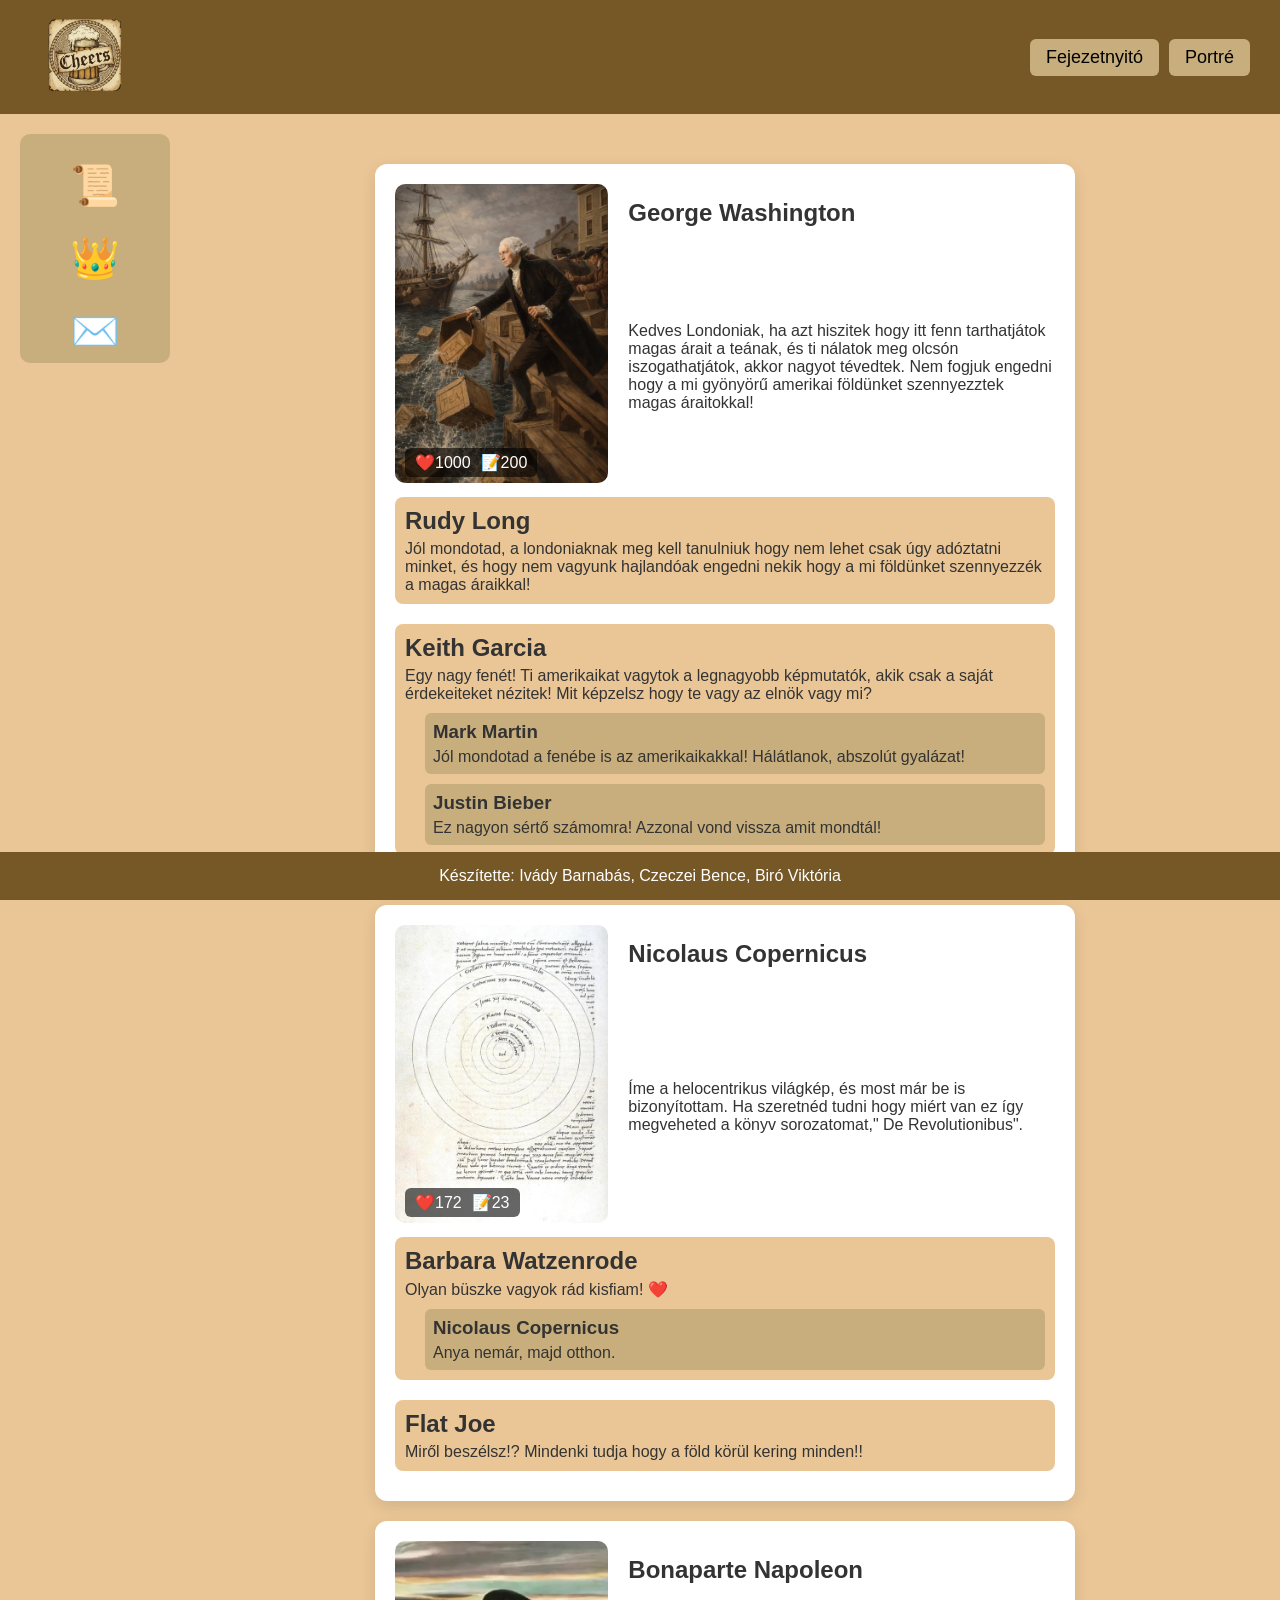
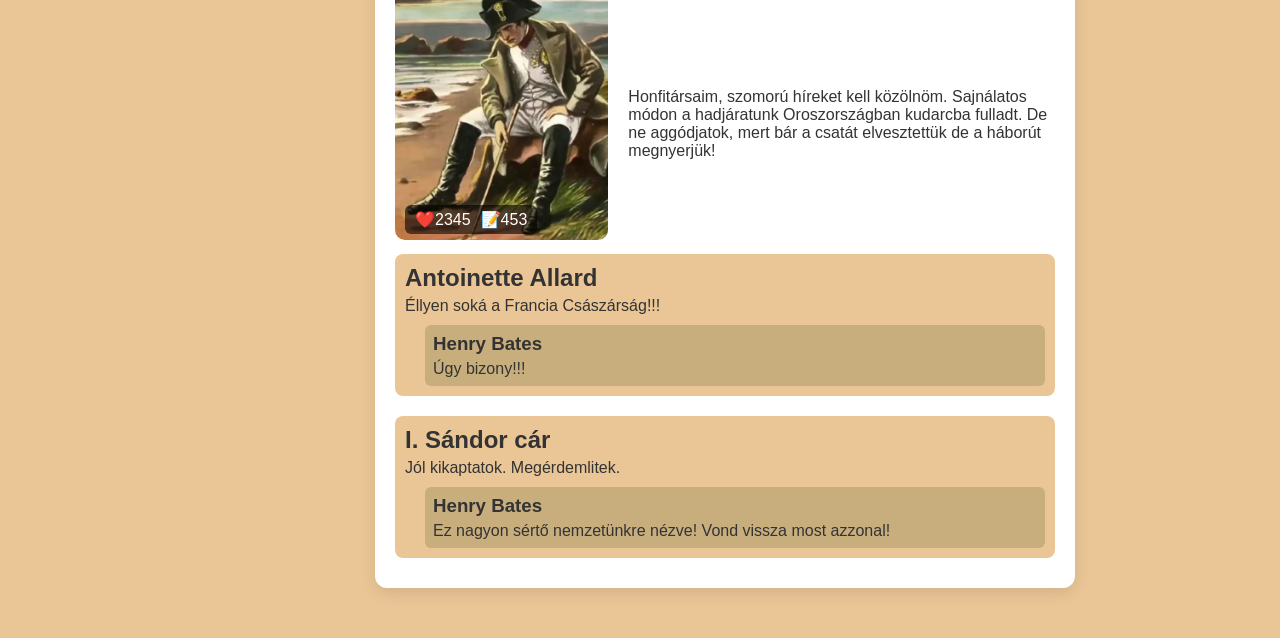
<file: index.html>
<!DOCTYPE html>
<html lang="hu">
<head>
    <meta charset="UTF-8">
    <meta name="viewport" content="width=device-width, initial-scale=1.0">
    <link rel="stylesheet" href="formazas.css">
    <link rel="stylesheet" href="elrendezes.css">
    <link rel="stylesheet" href="profil.css">
    <link rel="icon" type="image/x-icon" href="kepek/cheers_icon.webp">
    <title>Cheers - Fejezetnyitó</title>
</head>
<body>
    <header>
        <div class="logo"><img src="kepek/cheers_icon.webp" alt="icon"></div>
    <nav>
        <a href="index.html">Fejezetnyitó</a>
        <a href="profilok.html">Portré</a>
    </nav>
    </header>
    <main>
        <aside>
            <nav>
                <a href="index.html">📜</a>
                <a href="profilok.html">👑</a>
                <a href="#">✉️</a>
            </nav>
        </aside>
        <article>
            <section class="posztok">
            <div class="poszt">
                <a href="George.html">
                 
                <div class="posztinfo">
                    <div class="posztkep">
                        <img src="kepek/George_post.webp" alt="">
                        <div class="posztkepinfo">
                            <p>❤️1000</p>
                            <p>📝200</p>
                        </div>
                    </div>
                    <div class="posztleiras">
                        <h2>George Washington</h2>
                        <p>Kedves Londoniak, ha azt hiszitek hogy itt fenn tarthatjátok magas árait a teának, és ti nálatok meg olcsón iszogathatjátok, akkor nagyot tévedtek. Nem fogjuk engedni hogy a mi gyönyörű amerikai földünket szennyezztek magas áraitokkal!</p>
                    </div>
                </div>
            <div class="kommentek">
            <div class="komment">
                <h2>Rudy Long</h2>
                <p>Jól mondotad, a londoniaknak meg kell tanulniuk hogy nem lehet csak úgy adóztatni minket, és hogy nem vagyunk hajlandóak engedni nekik hogy a mi földünket szennyezzék a magas áraikkal!</p>
            </div>
            <div class="komment">
                <h2>Keith Garcia</h2>
                <p>Egy nagy fenét! Ti amerikaikat vagytok a legnagyobb képmutatók, akik csak a saját érdekeiteket nézitek! Mit képzelsz hogy te vagy az elnök vagy mi?</p>
                <div class="valasz">
                    <h3>Mark Martin</h3>
                    <p>Jól mondotad a fenébe is az amerikaikakkal! Hálátlanok, abszolút gyalázat!</p>
                </div>
                <div class="valasz">
                    <h3>Justin Bieber</h3>
                    <p>Ez nagyon sértő számomra! Azzonal vond vissza amit mondtál!</p>
                </div>
            </div>
            </div>
            </a>
            </div>
            <div class="poszt">
                <a href="Kopernikusz.html">
                <div class="posztinfo">
                    <div class="posztkep">
                        <img src="kepek/Kopernikusz_post.webp" alt="">
                        <div class="posztkepinfo">
                            <p>❤️172</p>
                            <p>📝23</p>
                        </div>
                    </div>
                    <div class="posztleiras">
                        <h2>Nicolaus Copernicus</h2>
                        <p>Íme a helocentrikus világkép, és most már be is bizonyítottam. Ha szeretnéd tudni hogy miért van ez így megveheted a könyv sorozatomat," De Revolutionibus". </p>
                    </div>
                </div>
            <div class="kommentek">
            <div class="komment">
                <h2>Barbara Watzenrode</h2>
                <p>Olyan büszke vagyok rád kisfiam! ❤️</p>
                <div class="valasz">
                    <h3>Nicolaus Copernicus</h3>
                    <p>Anya nemár, majd otthon.</p>
                </div>
            </div>
            <div class="komment">
                <h2>Flat Joe</h2>
                <p>Miről beszélsz!? Mindenki tudja hogy a föld körül kering minden!!</p>
            </div>
            </div>
            </a>
            </div>
            <div class="poszt">
                <a href="Napoleon.html">
                <div class="posztinfo">
                    <div class="posztkep">
                        <img src="kepek/meme.png" alt="Nothing we could have done">
                        <div class="posztkepinfo">
                            <p>❤️2345</p>
                            <p>📝453</p>
                        </div>
                    </div>
                    <div class="posztleiras">
                        <h2>Bonaparte Napoleon</h2>
                        <p>Honfitársaim, szomorú híreket kell közölnöm. Sajnálatos módon a hadjáratunk Oroszországban kudarcba fulladt. De ne aggódjatok, mert bár a csatát elvesztettük de a háborút megnyerjük!</p>
                    </div>
                </div>
            <div class="kommentek">
            <div class="komment">
                <h2>Antoinette Allard</h2>
                <p>Éllyen soká a Francia Császárság!!! </p>
                <div class="valasz">
                    <h3>Henry Bates</h3>
                    <p>Úgy bizony!!!</p>
                </div>
            </div>
            <div class="komment">
                <h2>I. Sándor cár</h2>
                <p>Jól kikaptatok. Megérdemlitek.</p>
                <div class="valasz">
                    <h3>Henry Bates</h3>
                    <p>Ez nagyon sértő nemzetünkre nézve! Vond vissza most azzonal!</p>
                </div>
            </div>
            </div>
            </a>
            </div>
            </section>
        </article>
    </main>
    <footer>
            <p>Készítette: Ivády Barnabás, Czeczei Bence, Biró Viktória</p>
    </footer>
</body>
</html>
</file>
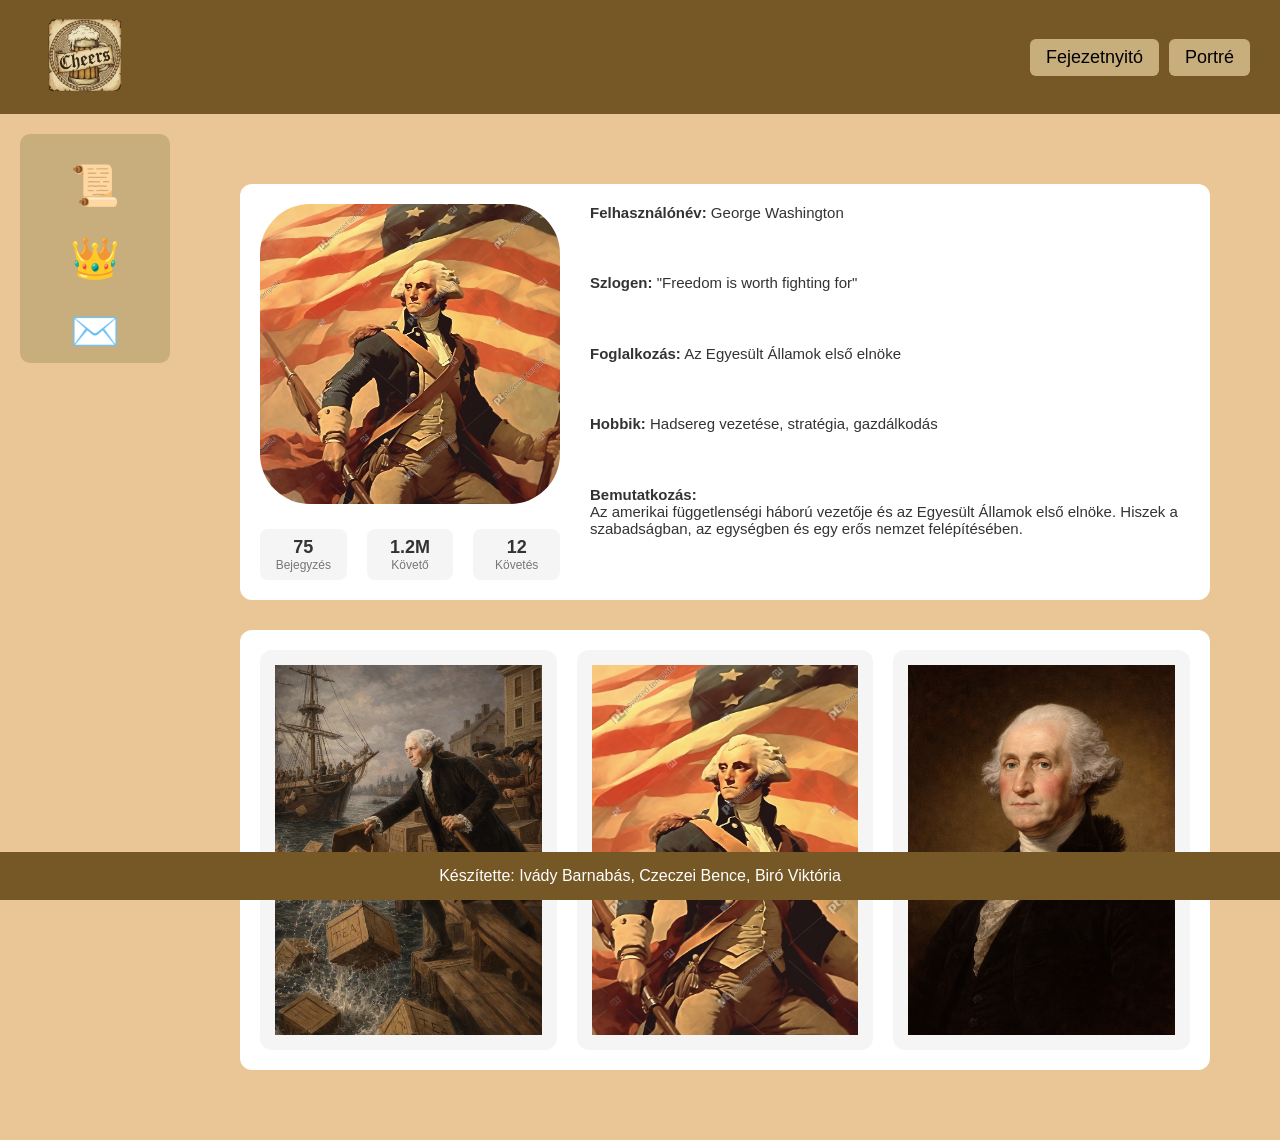
<file: George.html>
<!DOCTYPE html>
<html lang="hu">
<head>
    <meta charset="UTF-8">
    <meta name="viewport" content="width=device-width, initial-scale=1.0">
    <link rel="stylesheet" href="formazas.css">
    <link rel="stylesheet" href="elrendezes.css">
    <link rel="stylesheet" href="profil.css">
    <link rel="icon" type="image/x-icon" href="kepek/cheers_icon.webp">
    <title>Cheers - Fejezetnyitó</title>
</head>
<body>
    <header>
        <div class="logo"><img src="kepek/cheers_icon.webp" alt="icon"></div>
    <nav>
      <a href="index.html">Fejezetnyitó</a>
        <a href="profilok.html">Portré</a>
    </nav>
    </header>
    <main>
        <aside>
            <nav>
                <a href="index.html">📜</a>
                <a href="profilok.html">👑</a>
                <a href="#">✉️</a>
            </nav>
        </aside>

<article>
    <div class="profil-container">
        <div class="profil-fejlec">
            <div class="profil-bal">
                <div class="profil-kep">
                    <img src="kepek/George.png" alt="">
                </div>
                <div class="profil-stats">
                    <div class="profil-stat">
                        <h3>75</h3>
                        <p>Bejegyzés</p>
                    </div>
                    <div class="profil-stat">
                        <h3>1.2M</h3>
                        <p>Követő</p>
                    </div>
                    <div class="profil-stat">
                        <h3>12</h3>
                        <p>Követés</p>
                    </div>
                </div>
            </div>
            <div class="profil-adatok">
                <p><strong>Felhasználónév:</strong> George Washington</p>
                <p><strong>Szlogen:</strong> "Freedom is worth fighting for"</p>
                <p><strong>Foglalkozás:</strong> Az Egyesült Államok első elnöke</p>
                <p><strong>Hobbik:</strong> Hadsereg vezetése, stratégia, gazdálkodás</p>
                <p><strong>Bemutatkozás:</strong><br>
                    Az amerikai függetlenségi háború vezetője és az Egyesült Államok első elnöke.
                    Hiszek a szabadságban, az egységben és egy erős nemzet felépítésében.
                </p>
            </div>
        </div>
        <div class="poszt-grid">
            <div class="poszt-kartya">
                <a href="index.html">
                    <img src="kepek/George_post.webp" alt="">
                </a>
            </div>
            <div class="poszt-kartya">
                <img src="kepek/George.png" alt="">
            </div>
            <div class="poszt-kartya">
                <img src="kepek/Georgie.png" alt="">
            </div>
        </div>
    </div>
</article>
    </main>
        <footer>
            <p>Készítette: Ivády Barnabás, Czeczei Bence, Biró Viktória</p>
        </footer>
</body>
</html>
</file>
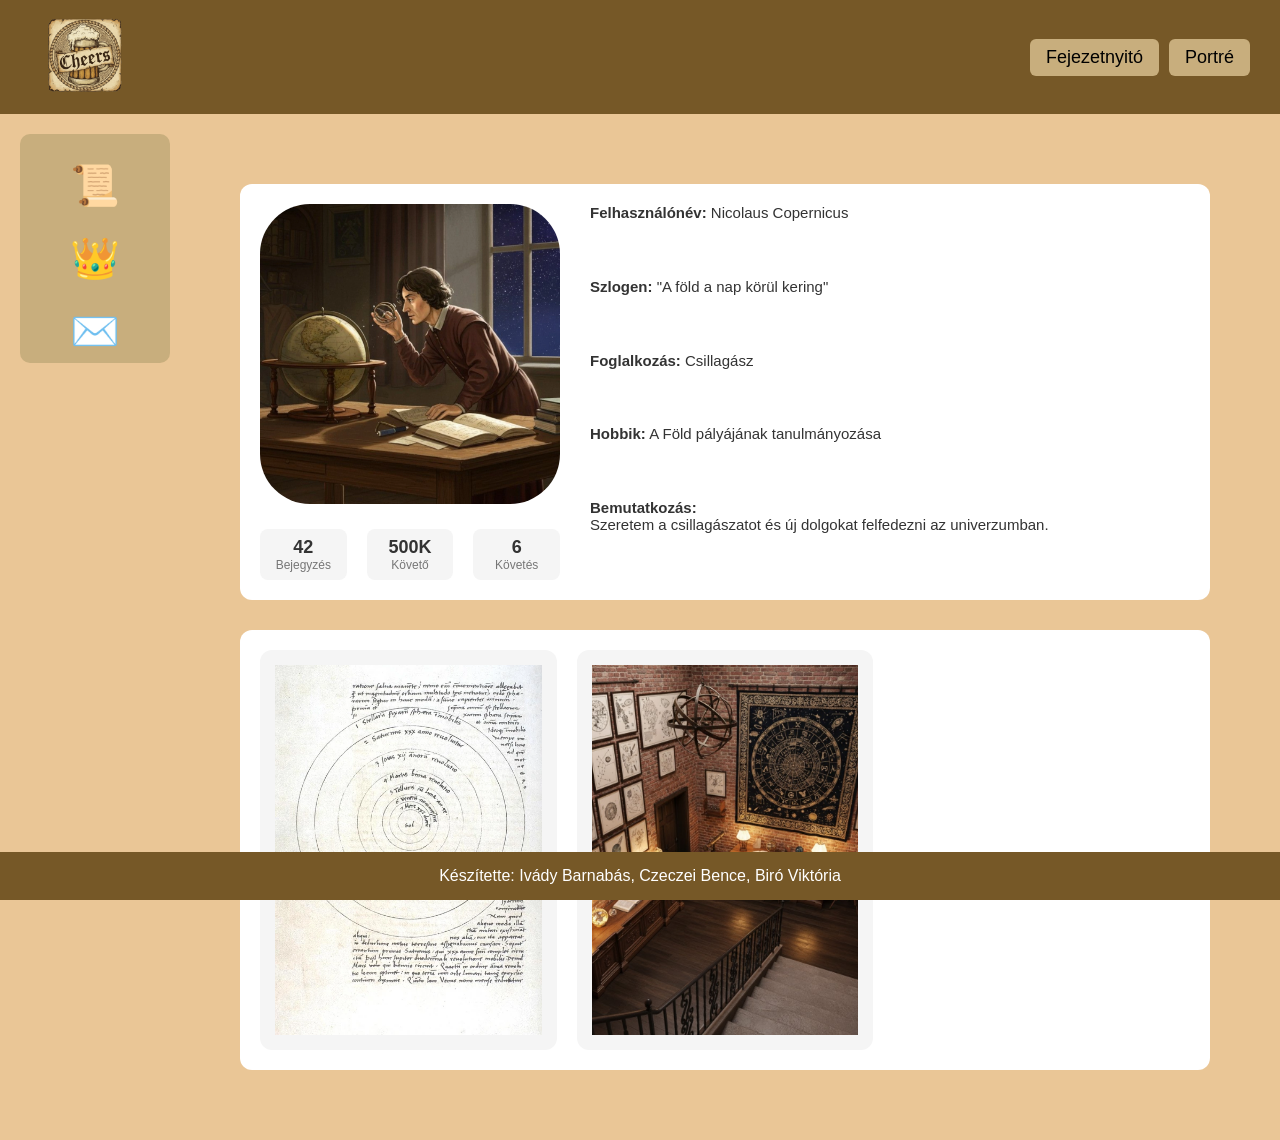
<file: Kopernikusz.html>
<!DOCTYPE html>
<html lang="hu">
<head>
    <meta charset="UTF-8">
    <meta name="viewport" content="width=device-width, initial-scale=1.0">
    <link rel="stylesheet" href="formazas.css">
    <link rel="stylesheet" href="elrendezes.css">
    <link rel="stylesheet" href="profil.css">
    <link rel="icon" type="image/x-icon" href="kepek/cheers_icon.webp">
    <title>Cheers - Fejezetnyitó</title>
</head>
<body>
    <header>
        <div class="logo"><img src="kepek/cheers_icon.webp" alt="icon"></div>
    <nav>
      <a href="index.html">Fejezetnyitó</a>
        <a href="profilok.html">Portré</a>
    </nav>
    </header>
    <main>
        <aside>
            <nav>
                <a href="index.html">📜</a>
                <a href="profilok.html">👑</a>
                <a href="#">✉️</a>
            </nav>
        </aside>

<article>
    <div class="profil-container">
        <div class="profil-fejlec">
            <div class="profil-bal">
                <div class="profil-kep">
                    <img src="kepek/Kopernikusz_pfp.webp" alt="">
                </div>
                <div class="profil-stats">
                    <div class="profil-stat">
                        <h3>42</h3>
                        <p>Bejegyzés</p>
                    </div>
                    <div class="profil-stat">
                        <h3>500K</h3>
                        <p>Követő</p>
                    </div>
                    <div class="profil-stat">
                        <h3>6</h3>
                        <p>Követés</p>
                    </div>
                </div>
            </div>
            <div class="profil-adatok">
                <p><strong>Felhasználónév:</strong> Nicolaus Copernicus</p>
                <p><strong>Szlogen:</strong> "A föld a nap körül kering"</p>
                <p><strong>Foglalkozás:</strong> Csillagász</p>
                <p><strong>Hobbik:</strong> A Föld pályájának tanulmányozása</p>
                <p><strong>Bemutatkozás:</strong><br>
                    Szeretem a csillagászatot és új dolgokat felfedezni az univerzumban.
                </p>
            </div>
        </div>
        <div class="poszt-grid">
            <div class="poszt-kartya">
                <a href="index.html">
                    <img src="kepek/Kopernikusz_post.webp" alt="">
                </a>
            </div>
            <div class="poszt-kartya">
                <img src="kepek/Kopernikusz_post2.jpeg" alt="">
            </div>
        </div>
    </div>
</article> 
    </main>
        <footer>
            <p>Készítette: Ivády Barnabás, Czeczei Bence, Biró Viktória</p>
        </footer>
</body>
</html>
</file>
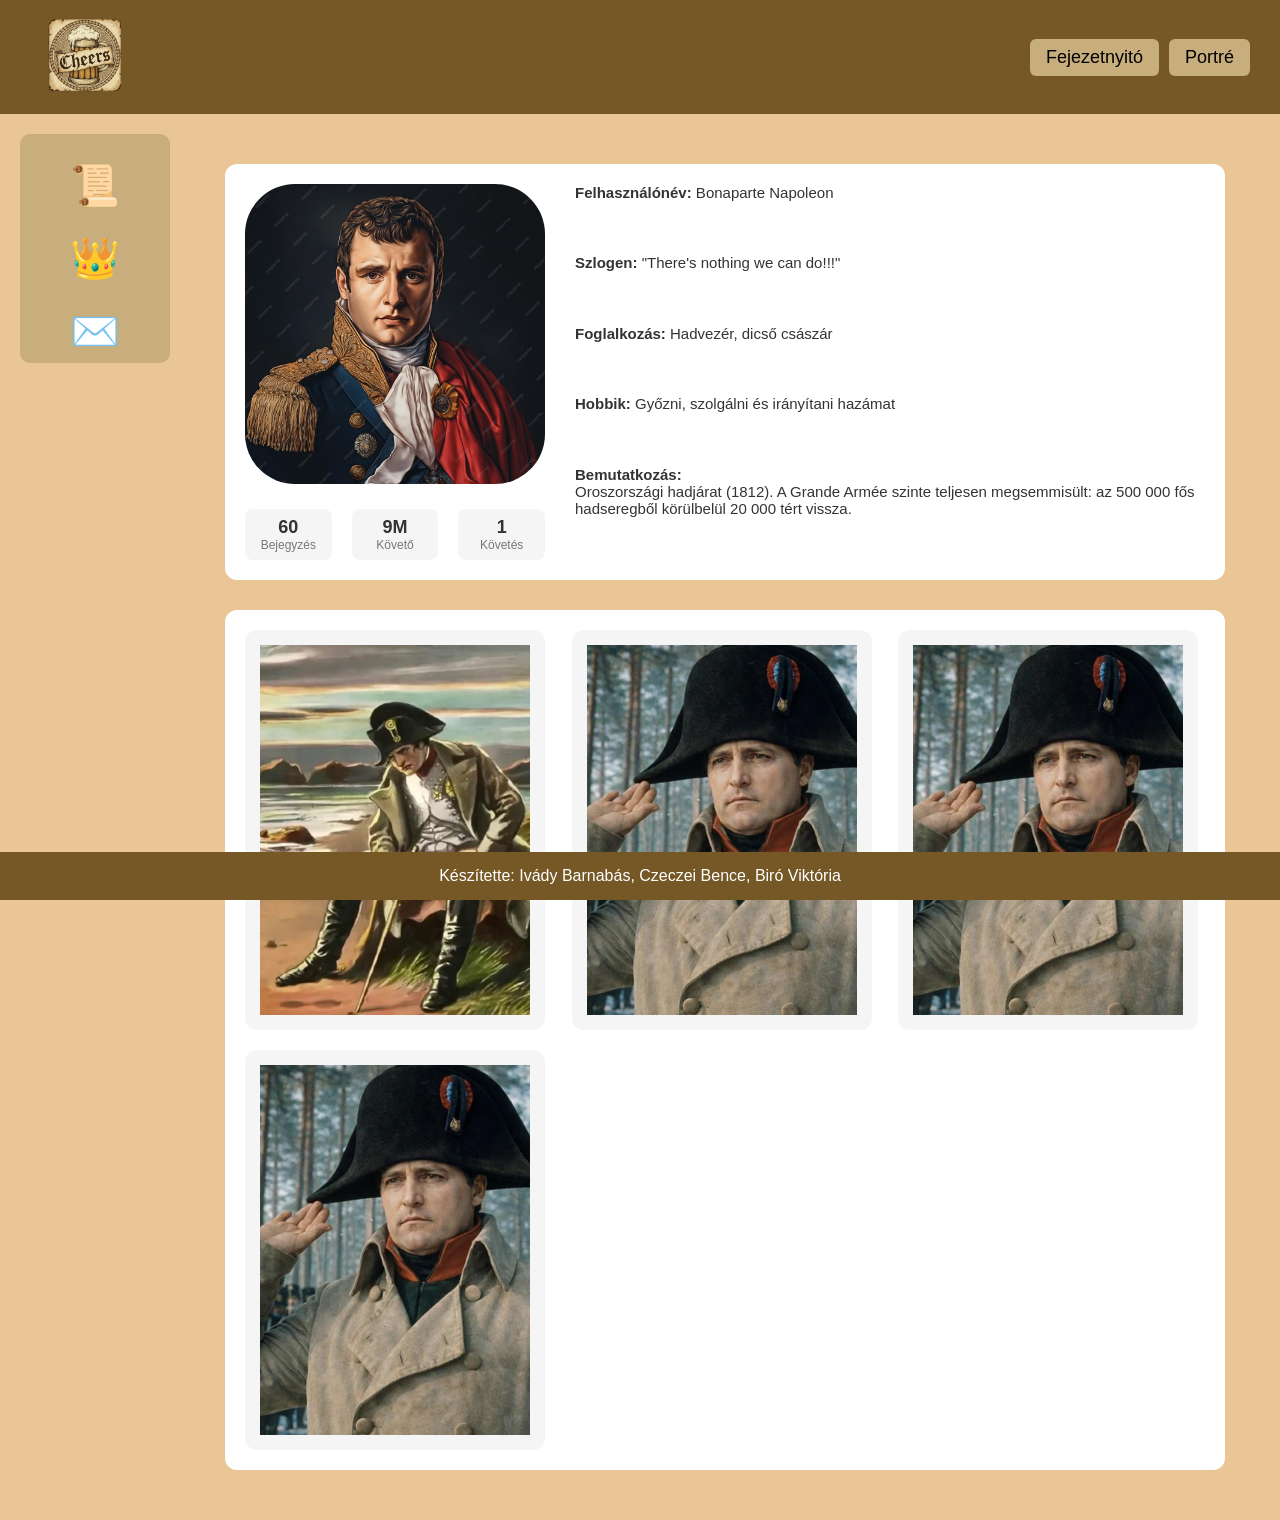
<file: Napoleon.html>
<!DOCTYPE html>
<html lang="hu">
<head>
    <meta charset="UTF-8">
    <meta name="viewport" content="width=device-width, initial-scale=1.0">
    <link rel="stylesheet" href="formazas.css">
    <link rel="stylesheet" href="elrendezes.css">
    <link rel="stylesheet" href="profil.css">
    <link rel="icon" type="image/x-icon" href="kepek/cheers_icon.webp">
    <title>Cheers - Fejezetnyitó</title>
    
</head>
<body>
    <header>
        <div class="logo"><img src="kepek/cheers_icon.webp" alt="icon"></div>
    <nav>
      <a href="index.html">Fejezetnyitó</a>
        <a href="profilok.html">Portré</a>
    </nav>
    </header>
    <main>
        <aside>
            <nav>
                <a href="index.html">📜</a>
                <a href="profilok.html">👑</a>
                <a href="#">✉️</a>
            </nav>
        </aside>

<article>



<div class="profil-fejlec">

    <div class="profil-bal">

        <div class="profil-kep">
            <img src="kepek/Napoleon_pfp.webp" alt="">
        </div>

        <div class="profil-stats">
            <div class="profil-stat">
                <h3>60</h3>
                <p>Bejegyzés</p>
            </div>
            <div class="profil-stat">
                <h3>9M</h3>
                <p>Követő</p>
            </div>
            <div class="profil-stat">
                <h3>1</h3>
                <p>Követés</p>
            </div>
        </div>

    </div>

    <div class="profil-adatok">
        <p><strong>Felhasználónév:</strong> Bonaparte Napoleon</p>
        <p><strong>Szlogen:</strong> "There's nothing we can do!!!"</p>
        <p><strong>Foglalkozás:</strong> Hadvezér, dicső császár</p>
        <p><strong>Hobbik:</strong> Győzni, szolgálni és irányítani hazámat</p>
        <p><strong>Bemutatkozás:</strong><br>
            Oroszországi hadjárat (1812). A Grande Armée szinte teljesen megsemmisült:
            az 500 000 fős hadseregből körülbelül 20 000 tért vissza.
        </p>
    </div>

</div>

        <div class="poszt-grid">
            <div class="poszt-kartya">
                <a href="index.html">
                    <img src="kepek/meme.png" alt="">
                </a>
            </div>
            <div class="poszt-kartya">
                <img src="kepek/Napoleon_post.webp" alt="">
            </div>
            <div class="poszt-kartya">
                <img src="kepek/Napoleon_post.webp" alt="">
            </div>
            <div class="poszt-kartya">
                <img src="kepek/Napoleon_post.webp" alt="">
            </div>
        </div>

    </div>

</article>
       
    </main>
        <footer>
            <p>Készítette: Ivády Barnabás, Czeczei Bence, Biró Viktória</p>
        </footer>
</body>
</html>
</file>
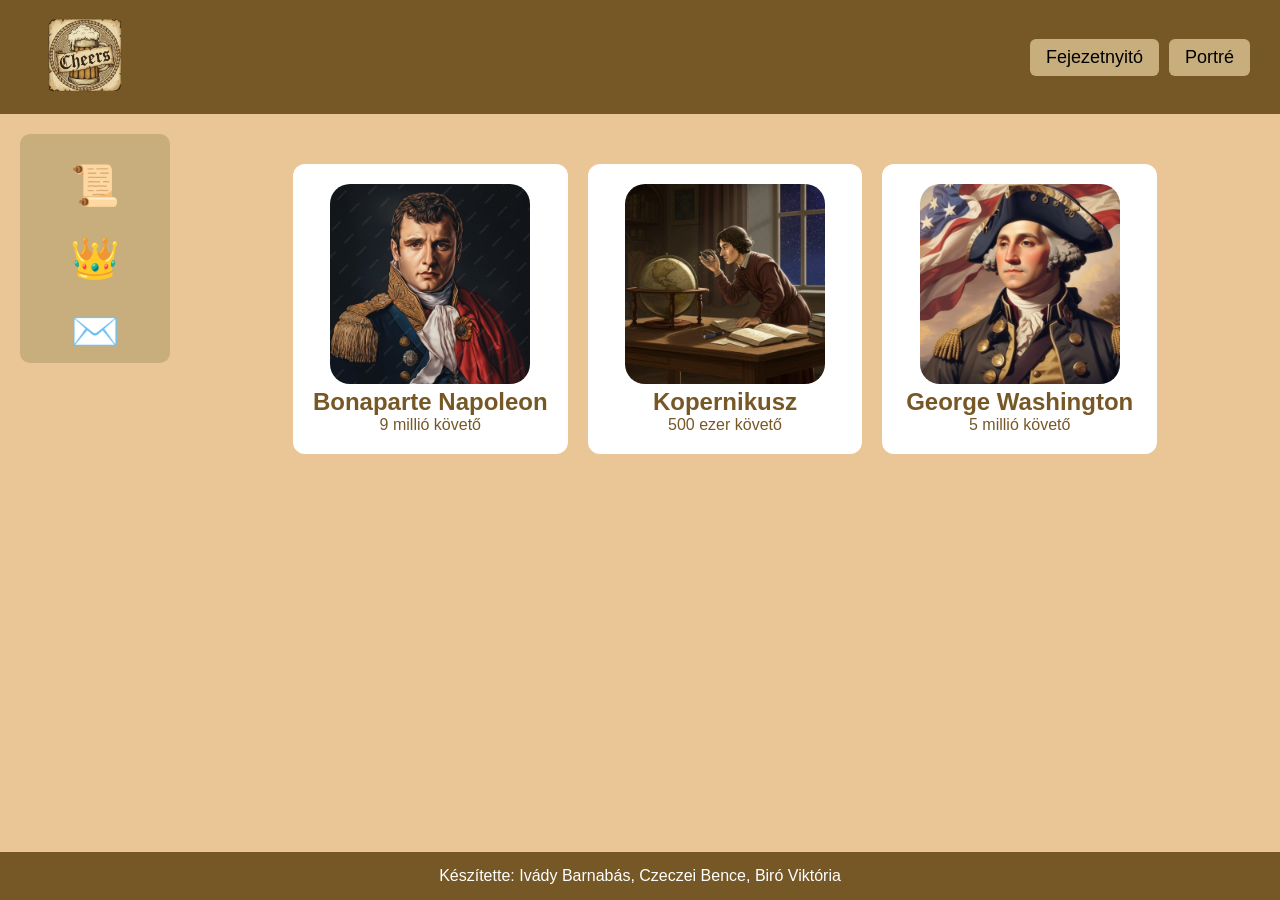
<file: profilok.html>
<!DOCTYPE html>
<html lang="hu">
<head>
    <meta charset="UTF-8">
    <meta name="viewport" content="width=device-width, initial-scale=1.0">
    <link rel="stylesheet" href="formazas.css">
    <link rel="stylesheet" href="elrendezes.css">
    <link rel="stylesheet" href="profil.css">
    <link rel="icon" type="image/x-icon" href="kepek/cheers_icon.webp">
    <title>Cheers - Fejezetnyitó</title>
</head>
<body>
    <header>
        <div class="logo"><img src="kepek/cheers_icon.webp" alt="icon"></div>
    <nav>
        <a href="index.html">Fejezetnyitó</a>
        <a href="profilok.html">Portré</a>
    </nav>
    </header>
    <main>
        <aside>
            <nav>
                <a href="index.html">📜</a>
                <a href="profilok.html">👑</a>
                <a href="#">✉️</a>
            </nav>
        </aside>
        <article>
            <div class="profil-cards">
                <div class="profil-card">
                    <a href="Napoleon.html">
                        <img src="kepek/Napoleon_pfp.webp" alt="Napoleon profilképe">
                        <h2>Bonaparte Napoleon</h2>
                        <span>9 millió követő</span>
                    </a>
                </div>
                <div class="profil-card">
                    <a href="Kopernikusz.html">
                        <img src="kepek/Kopernikusz_pfp.webp" alt="Kopernikusz profilképe">
                        <h2>Kopernikusz</h2>
                        <span>500 ezer követő</span>
                    </a>
                </div>
                <div class="profil-card">
                    <a href="George.html">
                        <img src="kepek/George_pfp.webp" alt="George profilképe">
                        <h2>George Washington</h2>
                        <span>5 millió követő</span>
                    </a>
                </div>
            </div>
        </article>
        
    </main>
    <footer>
        <p>Készítette: Ivády Barnabás, Czeczei Bence, Biró Viktória</p>
    </footer>
</body>
</html>
</file>
<file: formazas.css>
* {
  margin: 0;
  padding: 0;
  box-sizing: border-box;
}

body {
font-family: Arial, sans-serif;
background-color: #EAC696;
}

header {
display: grid;
grid-template-columns: auto 1fr;
align-items: center;
padding: 15px 30px;
background: #765827;
color: white;
}

.logo img {
height: 80px;
margin-left: 15px;
}

header nav {
display: grid;
grid-auto-flow: column;
justify-content: end;
}

header nav a {
text-decoration: none;
background: #C8AE7D;
padding: 8px 16px;
margin-left: 10px;
border-radius: 6px;
color: black;
transition: 0.3s;
font-size: 18px;
}

header nav a:hover {
background: #65451F;
color: white;
}

aside {
background: #C8AE7D;
padding-top: 20px;
}

aside nav {
display: grid;
justify-items: center;
row-gap: 5px;
}

aside nav a {
font-size: 40px;
padding: 8px;
border-radius: 10px;
text-decoration: none;
transition: 0.3s;
}

aside nav a:hover {
background: #765827;
}

.posztok {
max-width: 1200px;
margin: auto;
display: grid;
row-gap: 20px;
}

.poszt{
background-color: white;
border-radius: 12px;
padding: 20px;
box-shadow: 0 5px 15px rgba(0,0,0,0.1);
display: grid;
row-gap: 15px;
}

.posztkep {
position: relative;
}

.posztkep img {
width: 100%;
border-radius: 10px;
margin-bottom: 10px;
}

.posztkepinfo {
position: absolute;
bottom: 10px;
left: 10px;
background: rgba(0,0,0,0.6);
color: white;
padding: 5px 10px;
border-radius: 6px;
display: grid;
grid-auto-flow: column;
column-gap: 10px;
margin-bottom: 10px;
}

.posztleiras {
margin-top: 15px;
color: #333;
}

.komment {
background: #EAC696;
margin-bottom: 10px;
}

.komment h2 {
margin-bottom: 5px;
}

.valasz {
background: #C8AE7D;
}

.valasz h3 {
margin-bottom: 5px;
}

footer {
    width: 100%;
    text-align: center;
    padding: 15px;
    background: #765827;
    color: white;
    position: fixed;
    bottom: 0;
}
.profil-cards{
    display: grid;
    grid-template-columns: 1fr 1fr 1fr;
    gap: 20px;
}
.profil-card{
    background-color: white;
    padding: 20px;
    border-radius: 12px;
    text-align: center;
    transition: all 0.3s;
    max-height: 300px;
    max-width: 400px;
}
.profil-card:hover{
    background-color: #65451F;
    transform: translateY(-5px);
}
.profil-card a{
    text-decoration: none;
    color: #765827;
    transition: all 0.3s;
}
.profil-card:hover a{
    color: white;
}
.profil-card img{
    width: 200px;
    border-radius: 20px;
    max-width: 100%;
}

.profil-fejlec {
    max-width: 1000px;
    background: white;
    border-radius: 12px;
}

.profil-bal {
    display: grid;
    gap: 15px;
    justify-items: center;
}

.profil-kep img {
    width: 150px;
    height: 150px;
    border-radius: 50px;
    object-fit: cover;
}

.profil-stats {
    display: grid;
    grid-template-columns: repeat(3, 1fr);
    gap: 10px;
    width: 100%;
    text-align: center;
}

.profil-stat {
    background: #f5f5f5;
    padding: 8px;
    border-radius: 8px;
}

.profil-stat h3 {
    font-size: 18px;
    color: #333;
}

.profil-stat p {
    font-size: 12px;
    color: #777;
}

.profil-adatok {
    display: grid;
    gap: 10px;
    font-size: 15px;
    color: #333;
}

.poszt-grid {
    padding: 15px;
    background: white;
    border-radius: 12px;
}

.poszt-kartya {
    background-color: #f5f5f5;
    border-radius: 12px;
    padding: 15px;
    transition: all 0.3s;
}

.poszt-kartya:hover {
    transform: scale(1.05);
    padding: 10px;
    background-color: #65451F;
}

.poszt-kartya img {
    width: 50%;
    height: 200px;
    object-fit: cover;
}

a {
    text-decoration: none;
    color: #333
}
</file>
<file: elrendezes.css>
html, body {
    height: 100%;
    margin: 0;
}

body {
    display: grid;
    grid-template-rows: auto 1fr auto;
}

main {
    display: grid;
    grid-template-columns: 150px 1fr;
    gap: 20px;
    align-items: start;
    padding: 20px;
}


aside {
    max-width: 150px;
    display: grid;
    justify-content: center;
    align-self: start;
    border-radius: 10px;
    position: sticky;
    top: 50px;
}

aside nav {
    display: grid;
    justify-items: center;
    row-gap: 10px;
}

article {
    padding: 30px;
    display: grid;
    justify-content: center;
}

.posztok {
    max-width: 700px;
    display: grid;
    row-gap: 20px;
}

.poszt {
    display: grid;
    row-gap: 15px;
    padding: 20px;
    border-radius: 12px;
}

.posztinfo {
    display: grid;
    grid-template-columns: 1fr 2fr;
    gap: 20px;
    position: relative;
}

.posztkep img {
    width: 100%;
    border-radius: 10px;
}

.posztkepinfo {
    position: absolute;
    bottom: 10px;
    left: 10px;
    display: grid;
    grid-auto-flow: column;
    column-gap: 10px;
}

.posztleiras {
    display: grid;
    row-gap: 10px;
}

.kommentek {
    display: grid;
    row-gap: 10px;
}

.komment {
    padding: 10px;
    border-radius: 8px;
}

.valasz {
    margin-top: 10px;
    margin-left: 20px;
    padding: 8px;
    border-radius: 6px;
}
footer {
    text-align: center;
    padding: 15px;
}
</file>
<file: profil.css>
article {
    padding: 30px;
}

.profil-fejlec {
    display: grid;
    grid-template-columns: 300px 1fr;
    gap: 30px;
    padding: 20px;
}

.profil-kep {
    width: 300px;
    height: 300px;
}

.profil-stats {
    display: grid;
    grid-template-columns: 1fr 1fr 1fr;
    gap: 20px;
    margin-top: 10px;
}

.poszt-grid {
    margin-top: 30px;
    display: grid;
    grid-template-columns: 1fr 1fr 1fr;
    gap: 20px;
    padding: 20px;
}

.poszt-kartya {
    max-width: 300px;
    max-height: 400px;
    border-radius: 12px;
    overflow: hidden;
}

.profil-container {
    padding: 20px;
}

.profil-kep img {
    width: 100%;
    height: 100%;
    object-fit: cover;
}

.profil-adatok p {
    margin-bottom: 10px;
}

.poszt-grid img {
    width: 100%;      
    height: 100%;     
    object-fit: cover;
}
@media screen and (
    max-width: 768px
) {
    .profil-cards {
        grid-template-columns: 1fr 1fr;
    }
    .profil-fejlec {
        grid-template-columns: 1fr;
        text-align: center;
    }
    .profil-kep {
        width: 200px;
        height: 200px;
        margin: auto;
    }
    .profil-stats {
        grid-template-columns: 1fr;
        gap: 10px;
    }
    .poszt-grid {
        grid-template-columns: 1fr;
    }
    img{
        max-width: 100%;
        height: auto;
    }
}
@media screen and (max-width: 480px) {
    .profil-cards {
        grid-template-columns: 1fr;
    }
    header {
        grid-template-columns: 1fr;
        text-align: center;
    }
    header nav {
        justify-content: center;
        margin-top: 10px;
    }
    .profil-fejlec {
        grid-template-columns: 1fr;
        text-align: center;
    }
    .profil-kep {
        width: 150px;
        height: 150px;
        margin: auto;
    }
    .profil-stats {
        grid-template-columns: 1fr;
        gap: 10px;
    }
    
}
</file>
